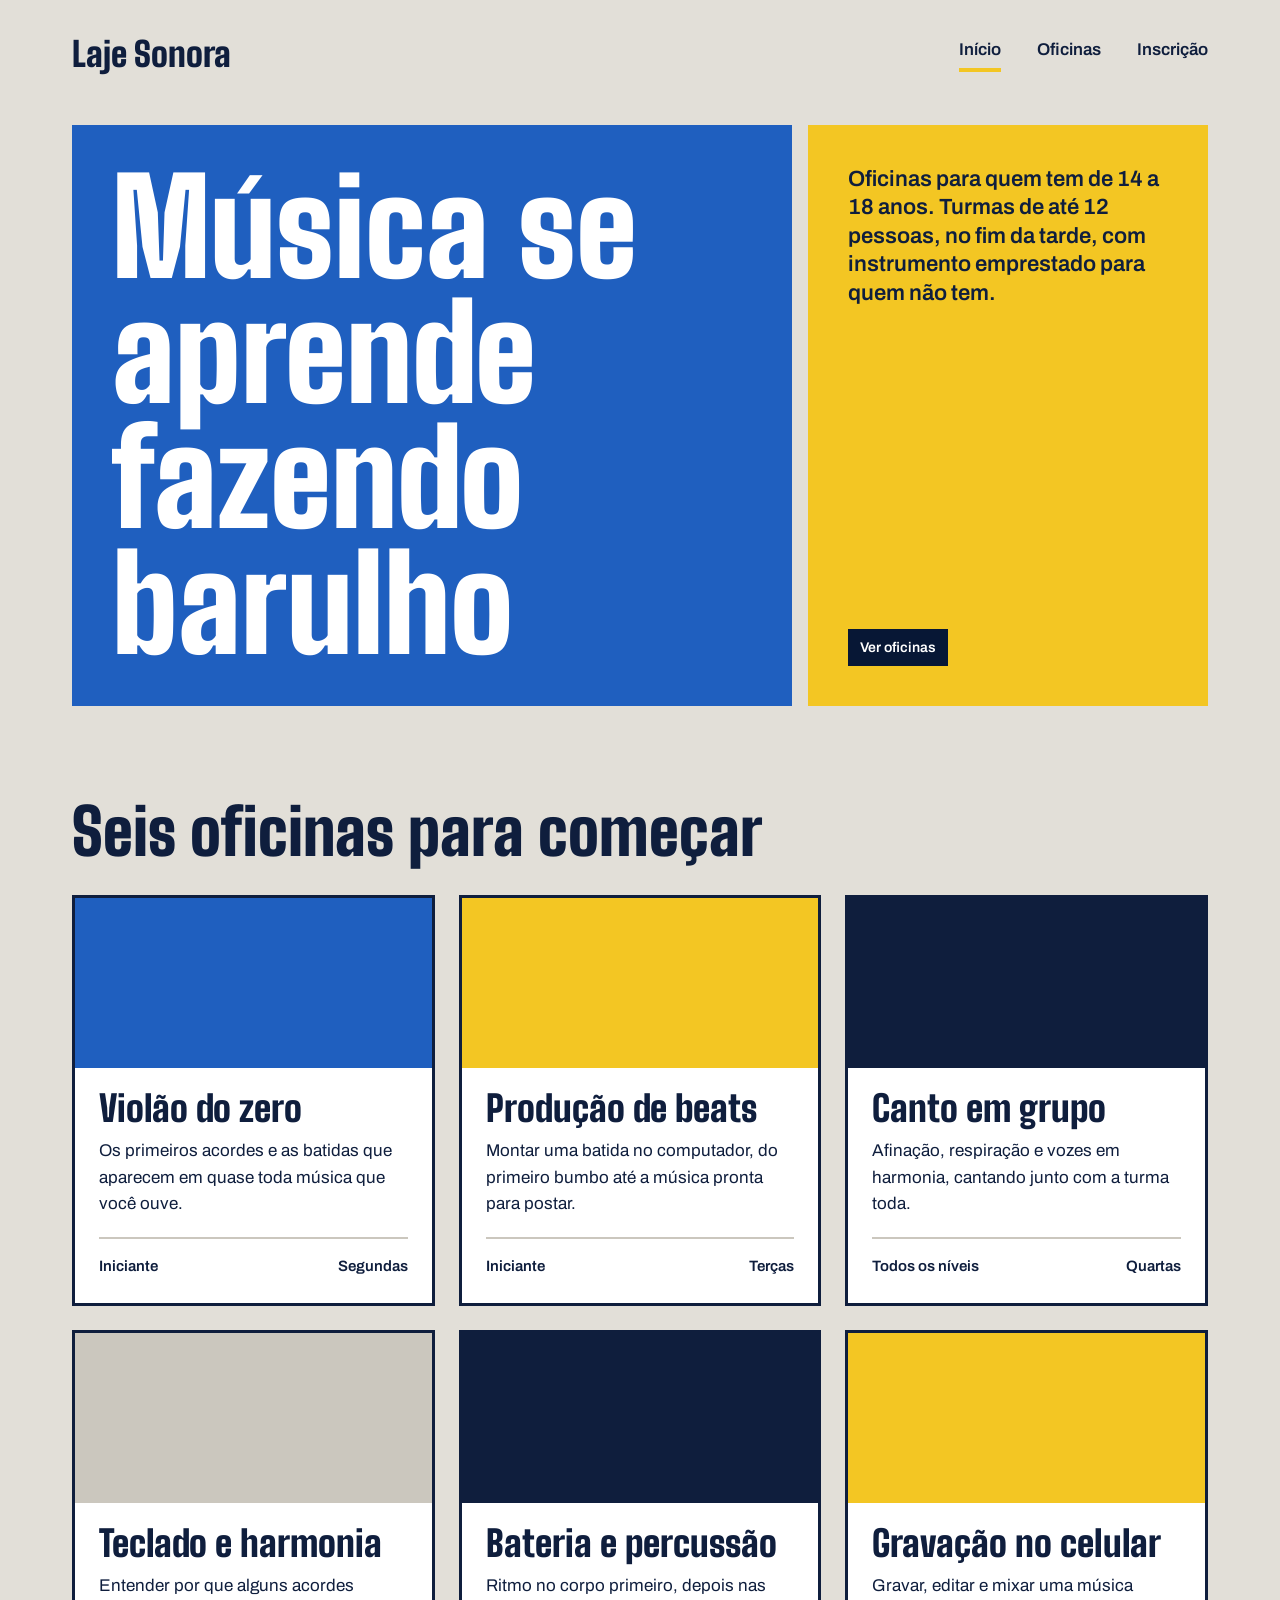
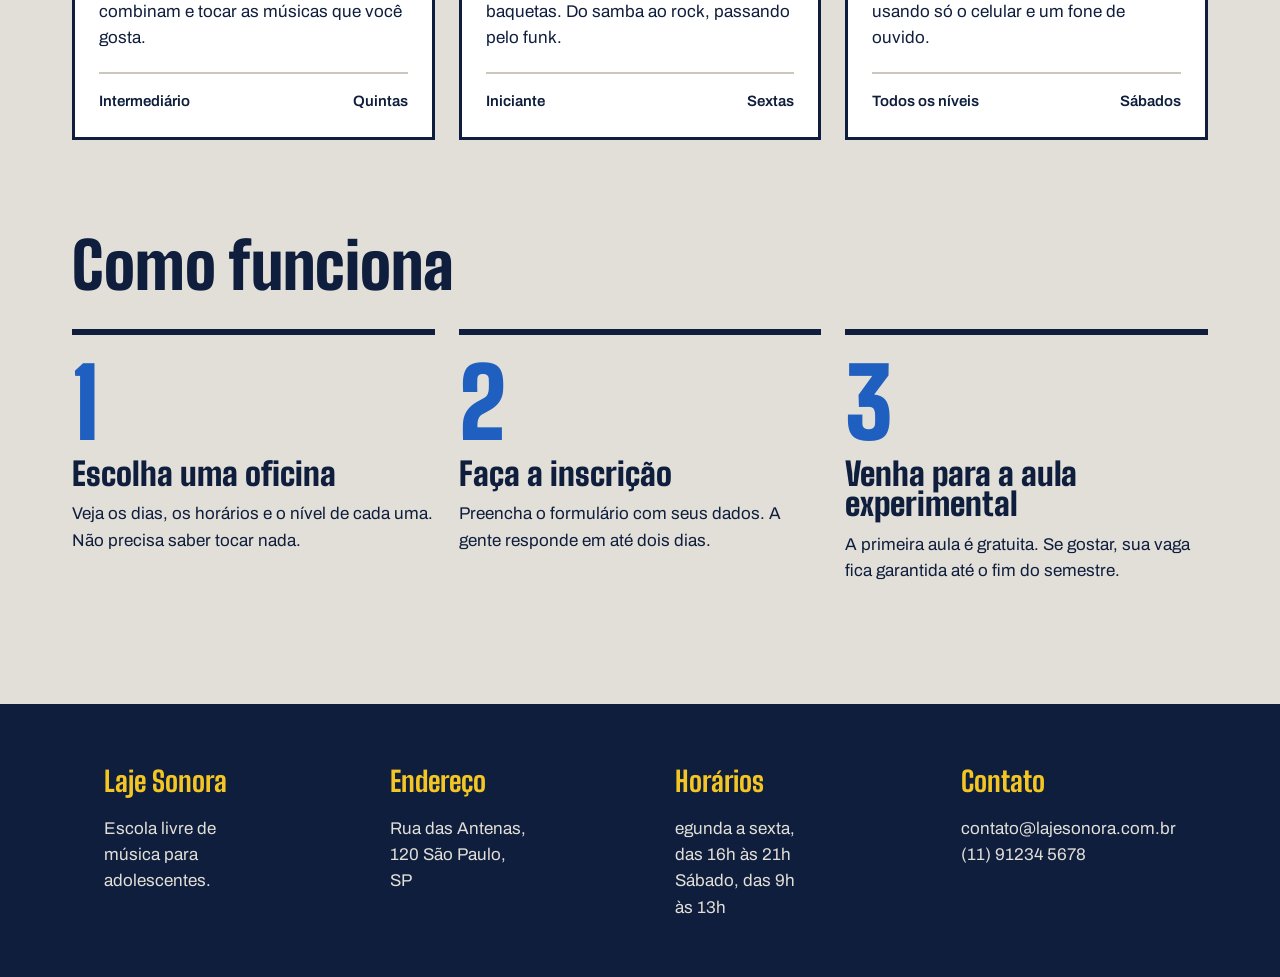
<file: index.html>
<!DOCTYPE html>
<html lang="pt-br">

<head>
    <meta charset="UTF-8">
    <meta name="viewport" content="width=], initial-scale=1.0">
    <title>Laje Sonora</title>
    <link rel="stylesheet" href="index.css">
    <link rel="preconnect" href="https://fonts.googleapis.com">
    <link rel="preconnect" href="https://fonts.gstatic.com" crossorigin>
    <link href="https://fonts.googleapis.com/css2?family=Archivo:ital,wght@0,100..900;1,100..900&display=swap"
        rel="stylesheet">
    <link rel="preconnect" href="https://fonts.googleapis.com">
    <link rel="preconnect" href="https://fonts.gstatic.com" crossorigin>
    <link href="https://fonts.googleapis.com/css2?family=Big+Shoulders:opsz,wght@10..72,100..900&display=swap"
        rel="stylesheet">
</head>

<body>
    <header class="conteudo topo">
        <a href="index.html" class="logo">Laje Sonora</a>
        <nav class="menu">
            <a href="index.html" class="atual">Início</a>
            <a href="oficinas.html">Oficinas</a>
            <a href="inscrição.html">Inscrição</a>
        </nav>
    </header>

    <main>

        <section class="conteudo cartazes">

            <div class="cartaz cartaz-principal">
                <h1>Música se aprende fazendo barulho</h1>
            </div>
            <div class="cartaz cartaz-lateral">
                <p>Oficinas para quem tem de 14 a 18 anos. Turmas de até 12 pessoas, no fim da tarde, com instrumento
                    emprestado para quem não tem.</p>
                <a href="oficinas.html" class="botao">Ver oficinas</a>
            </div>

        </section>


        <section class="conteudo secao">

            <h2 class="titulo-secao"> Seis oficinas para começar</h2>

            <div class="cards">
                <article class="card">
                    <div class="foto foto-azul">

                    </div>
                    <div class="card-texto">
                        <h3>Violão do zero</h3>
                        <p>Os primeiros acordes e as batidas que aparecem em quase toda música que você ouve.</p>
                        <div class="card-info">
                            <span>Iniciante</span>
                            <span>Segundas</span>
                        </div>
                    </div>
                </article>
                <article class="card">
                    <div class=" foto foto-amarela">

                    </div>
                    <div class="card-texto">
                        <h3>Produção de beats</h3>
                        <p>Montar uma batida no computador, do primeiro bumbo até a música pronta para postar.</p>
                        <div class="card-info">
                            <span>Iniciante</span>
                            <span>Terças</span>
                        </div>
                    </div>
                </article>
                <article class="card">
                    <div class=" foto foto-tinta">

                    </div>
                    <div class="card-texto">
                        <h3>Canto em grupo</h3>
                        <p>Afinação, respiração e vozes em harmonia, cantando junto com a turma toda.</p>
                        <div class="card-info">
                            <span>Todos os níveis</span>
                            <span>Quartas</span>
                        </div>
                    </div>
                </article>
                <article class="card">
                    <div class="foto">

                    </div>
                    <div class="card-texto">
                        <h3>Teclado e harmonia</h3>
                        <p>Entender por que alguns acordes combinam e tocar as músicas que você gosta.</p>
                        <div class="card-info">
                            <span>Intermediário</span>
                            <span>Quintas</span>
                        </div>
                    </div>
                </article>
                <article class="card">
                    <div class=" foto foto-tinta">

                    </div>
                    <div class="card-texto">
                        <h3>Bateria e percussão</h3>
                        <p>Ritmo no corpo primeiro, depois nas baquetas. Do samba ao rock, passando pelo funk.</p>
                        <div class="card-info">
                            <span>Iniciante</span>
                            <span>Sextas</span>
                        </div>
                    </div>
                </article>
                <article class="card">
                    <div class="foto foto-amarela">

                    </div>
                    <div class="card-texto">
                        <h3>Gravação no celular</h3>
                        <p>Gravar, editar e mixar uma música usando só o celular e um fone de ouvido.</p>
                        <div class="card-info">
                            <span>Todos os níveis</span>
                            <span>Sábados</span>
                        </div>
                    </div>
                </article>
            </div>
        </section>

        <section class="conteudo secao">

            <h2 class="titulo-secao">Como funciona</h2>

            <div class="passos">

                <div class="passo">
                    <p class="passo-numero">1</p>
                    <h3>Escolha uma oficina</h3>
                    <p>Veja os dias, os horários e o nível de cada uma. Não precisa saber tocar nada.</p>
                </div>

                <div class="passo">
                    <p class="passo-numero">2</p>
                    <h3>Faça a inscrição</h3>
                    <p>Preencha o formulário com seus dados. A gente responde em até dois dias.</p>
                </div>

                <div class="passo">
                    <p class="passo-numero">3</p>
                    <h3>Venha para a aula experimental</h3>
                    <p>A primeira aula é gratuita. Se gostar, sua vaga fica garantida até o fim do semestre.</p>
                </div>
            </div>
        </section>
    </main>

    <footer class="rodape">
        <div class="conteudo rodape-colunas">
            <div class="conteudo rodape-coluna">
                <h4>Laje Sonora</h4>
                <p>Escola livre de música para adolescentes.</p>
            </div>
            <br>
            <div class="conteudo rodape-coluna">
                <h4>Endereço</h4>
                <p>Rua das Antenas, 120
                    São Paulo, SP
                </p>
            </div>
            <br>
            <div class="conteudo rodape-coluna">
                <h4>Horários</h4>
                <p>egunda a sexta, das 16h às 21h
                    Sábado, das 9h às 13h
                </p>
            </div>
            <br>
            <div class="conteudo rodape-coluna">
                <h4>Contato</h4>
                <p>contato@lajesonora.com.br
                    (11) 91234 5678
                </p>
            </div>
        </div>
    </footer>
</body>

</html>
</file>
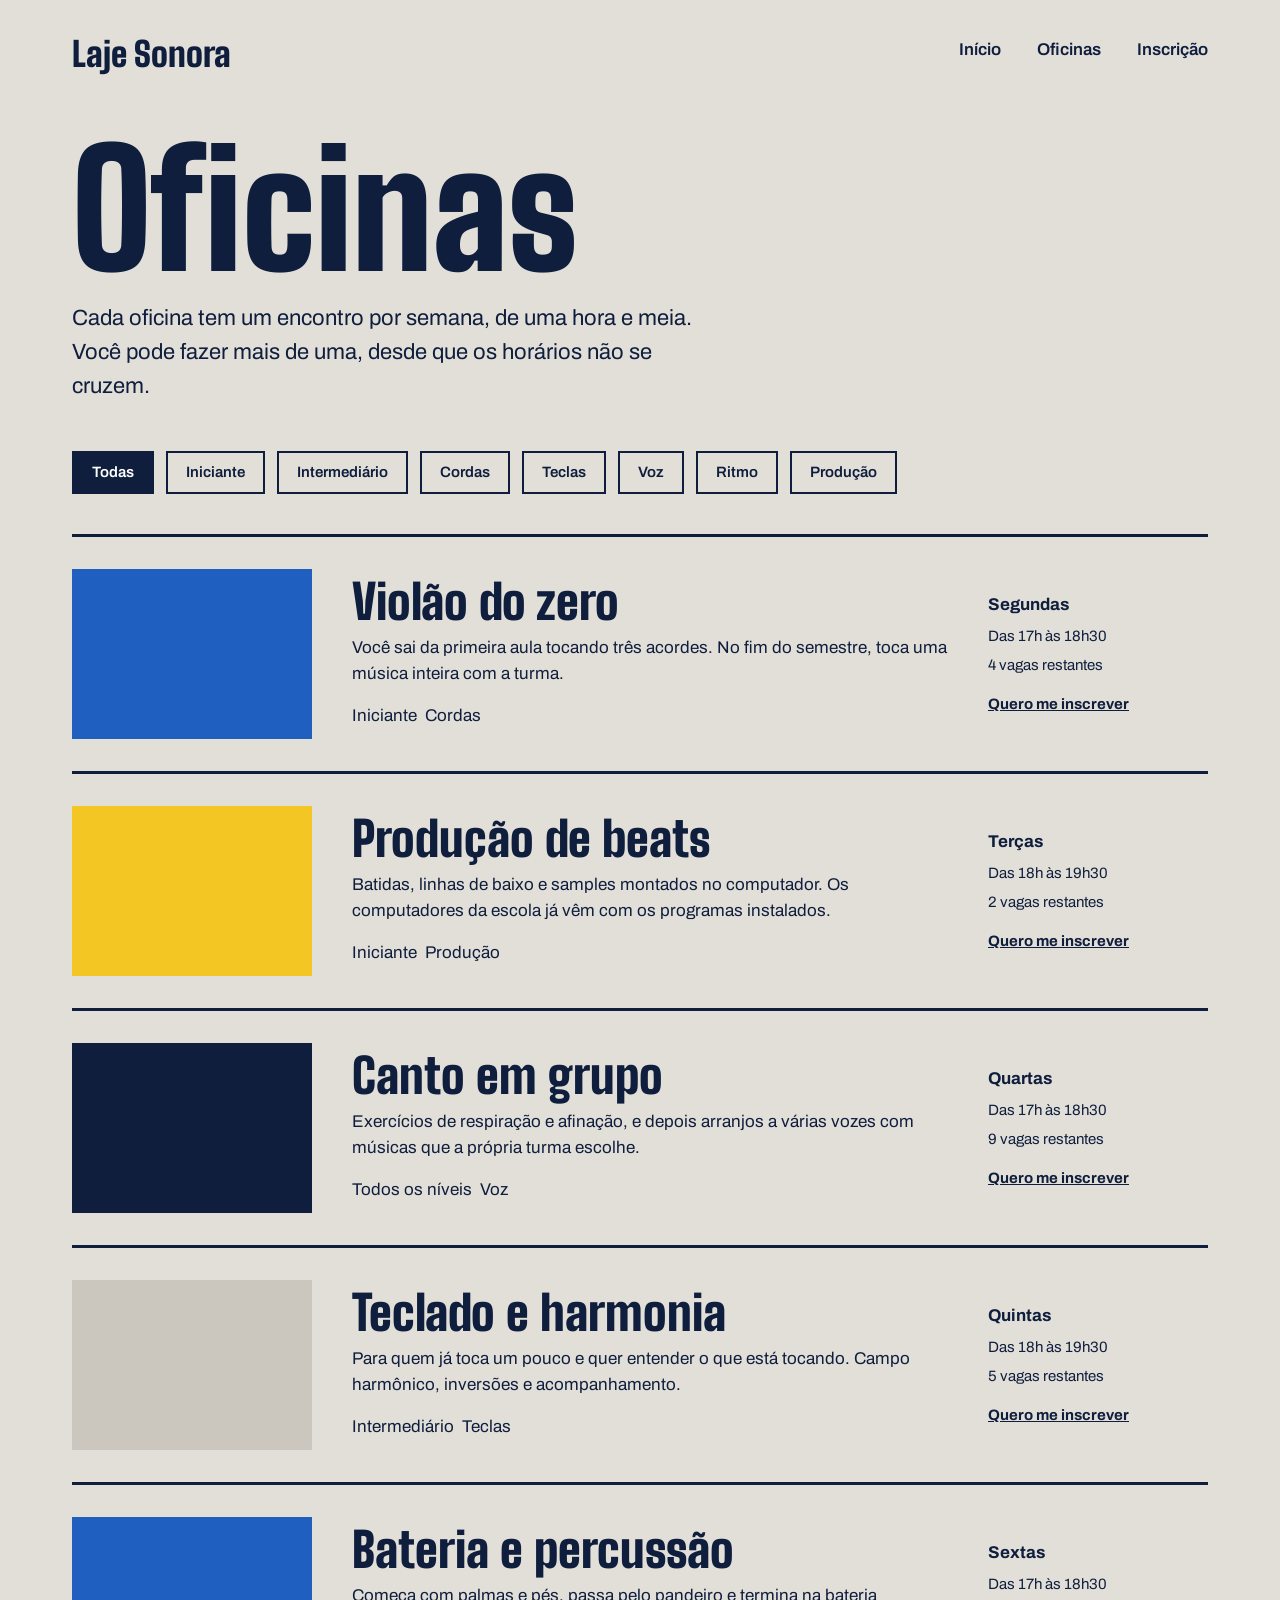
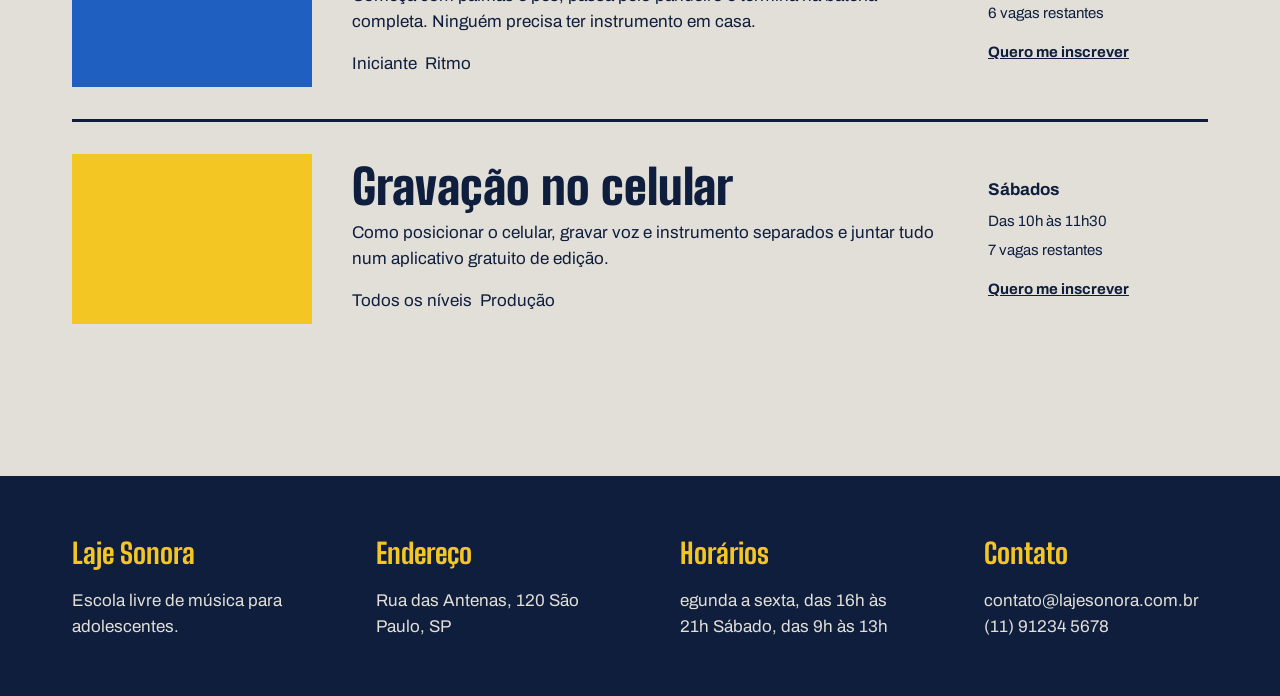
<file: oficinas.html>
<!DOCTYPE html>
<html lang="pt-br">

<head>
    <meta charset="UTF-8">
    <meta name="viewport" content="width=], initial-scale=1.0">
    <title>Laje Sonora | Oficinas</title>
    <link rel="stylesheet" href="oficinas.css">
    <link rel="preconnect" href="https://fonts.googleapis.com">
    <link rel="preconnect" href="https://fonts.gstatic.com" crossorigin>
    <link href="https://fonts.googleapis.com/css2?family=Archivo:ital,wght@0,100..900;1,100..900&display=swap"
        rel="stylesheet">
    <link rel="preconnect" href="https://fonts.googleapis.com">
    <link rel="preconnect" href="https://fonts.gstatic.com" crossorigin>
    <link href="https://fonts.googleapis.com/css2?family=Big+Shoulders:opsz,wght@10..72,100..900&display=swap"
        rel="stylesheet">
</head>

<body>
    <header class="conteudo topo">
        <a href="index.html" class="logo">Laje Sonora</a>
        <nav class="menu">
            <a href="index.html" class="Oficinas">Início</a>
            <a href="oficinas.html">Oficinas</a>
            <a href="inscrição.html">Inscrição</a>
        </nav>
    </header>

    <main class="conteudo">
        <h1 class="titulo-pagina">Oficinas</h1>

        <p class="subtitulo-pagina">Cada oficina tem um encontro por semana, de uma hora e meia. Você pode fazer mais de uma, desde que os horários não se cruzem.  </p>

        <div class="filtros">

            <span class="filtro ativo">Todas</span>
            <span class="filtro">Iniciante</span>
            <span class="filtro">Intermediário</span>
            <span class="filtro">Cordas</span>
            <span class="filtro">Teclas</span>
            <span class="filtro">Voz</span>
            <span class="filtro">Ritmo</span>
            <span class="filtro">Produção</span>

        </div>

        <div class="lista">

            <article class="oficina">

                <div class="foto foto-azul">

                </div>

              <div class="oficina-texto">

                <h2>Violão do zero</h2>

                <p>Você sai da primeira aula tocando três acordes. No fim do semestre, toca uma música inteira com a turma.</p>

                <div class="etiquetas">

                    <span class="etiqueta">Iniciante</span>
                    <span class="etiqueta">Cordas</span>

                </div>
              </div>

              <div class="oficina-detalhes">

                <strong>Segundas</strong>

                <span>Das 17h às 18h30</span>

                <span>4 vagas restantes</span>

                <a href="inscrição.html">Quero me inscrever</a>
              </div>
            </article>

            <article class="oficina">

                <div class="foto foto-amarela">

                </div>

              <div class="oficina-texto">

                <h2>Produção de beats</h2>

                <p>Batidas, linhas de baixo e samples montados no computador. Os computadores da escola já vêm com os programas instalados.</p>

                <div class="etiquetas">

                    <span class="etiqueta">Iniciante</span>
                    <span class="etiqueta">Produção</span>

                </div>
              </div>

              <div class="oficina-detalhes">

                <strong>Terças</strong>

                <span>Das 18h às 19h30</span>

                <span>2 vagas restantes</span>

                <a href="inscrição.html">Quero me inscrever</a>
              </div>
            </article>

            <article class="oficina">

                <div class="foto foto-tinta">

                </div>

              <div class="oficina-texto">

                <h2>Canto em grupo</h2>

                <p>Exercícios de respiração e afinação, e depois arranjos a várias vozes com músicas que a própria turma escolhe.</p>

                <div class="etiquetas">

                    <span class="etiqueta">Todos os níveis</span>
                    <span class="etiqueta">Voz</span>

                </div>
              </div>

              <div class="oficina-detalhes">

                <strong>Quartas</strong>

                <span>Das 17h às 18h30</span>

                <span>9 vagas restantes</span>

                <a href="inscrição.html">Quero me inscrever</a>
              </div>
            </article>

            <article class="oficina">

                <div class="foto">

                </div>

              <div class="oficina-texto">

                <h2>Teclado e harmonia</h2>

                <p>Para quem já toca um pouco e quer entender o que está tocando. Campo harmônico, inversões e acompanhamento.</p>

                <div class="etiquetas">

                    <span class="etiqueta">Intermediário</span>
                    <span class="etiqueta">Teclas</span>

                </div>
              </div>

              <div class="oficina-detalhes">

                <strong>Quintas</strong>

                <span>Das 18h às 19h30</span>

                <span>5 vagas restantes</span>

                <a href="inscrição.html">Quero me inscrever</a>
              </div>
            </article>

            <article class="oficina">

                <div class="foto foto-azul">

                </div>

              <div class="oficina-texto">

                <h2>Bateria e percussão</h2>

                <p>Começa com palmas e pés, passa pelo pandeiro e termina na bateria completa. Ninguém precisa ter instrumento em casa.</p>

                <div class="etiquetas">

                    <span class="etiqueta">Iniciante</span>
                    <span class="etiqueta">Ritmo</span>

                </div>
              </div>

              <div class="oficina-detalhes">

                <strong>Sextas</strong>

                <span>Das 17h às 18h30</span>

                <span>6 vagas restantes</span>

                <a href="inscrição.html">Quero me inscrever</a>
              </div>
            </article>

            <article class="oficina">

                <div class="foto foto-amarela">

                </div>

              <div class="oficina-texto">

                <h2>Gravação no celular</h2>

                <p>Como posicionar o celular, gravar voz e instrumento separados e juntar tudo num aplicativo gratuito de edição.</p>

                <div class="etiquetas">

                    <span class="etiqueta">Todos os níveis</span>
                    <span class="etiqueta">Produção</span>

                </div>
              </div>

              <div class="oficina-detalhes">

                <strong>Sábados</strong>

                <span>Das 10h às 11h30</span>

                <span>7 vagas restantes</span>

                <a href="inscrição.html">Quero me inscrever</a>
              </div>
            </article>
        </div>
    </main>

    <footer class="rodape">
        <div class="conteudo rodape-colunas">
            <div class="rodape-coluna">
                <h4>Laje Sonora</h4>
                <p>Escola livre de música para adolescentes.</p>
            </div>
            <br>
            <div class="rodape-coluna">
                <h4>Endereço</h4>
                <p>Rua das Antenas, 120
                    São Paulo, SP
                </p>
            </div>
            <br>
            <div class="rodape-coluna">
                <h4>Horários</h4>
                <p>egunda a sexta, das 16h às 21h
                    Sábado, das 9h às 13h
                </p>
            </div>
            <br>
            <div class="rodape-coluna">
                <h4>Contato</h4>
                <p>contato@lajesonora.com.br
                    (11) 91234 5678
                </p>
            </div>
        </div>
    </footer>
</body>

</html>
</file>
<file: index.css>
* {
    margin: 0;
    padding: 0;
    box-sizing: border-box;
}

:root {
    --concreto: #E2DFD8;
    --concreto-escuro: #CBC7BE;
    --tinta: #0F1E3D;
    --caixa-dagua: #1F5FBF;
    --fita: #F3C623;
    --branco: #FFFFFF;

    --fonte-cartaz: "Big Shoulders", "Arial Narrow", sans-serif;
    --fonte-texto: "Archivo", Arial, sans-serif;
}

body {
    background: var(--concreto);
    color: var(--tinta);
    font-family: var(--fonte-texto);
    font-size: 17px;
    line-height: 1.55;
}

a {
    color: inherit;
}

h1,
h2,
h3 {
    font-family: var(--fonte-cartaz);
    font-weight: 900;
    line-height: 0.95;
}

.conteudo {
    max-width: 1200px;
    margin-inline: auto;
    padding-inline: 32px;
}

.topo {
    padding-block: 28px;
    display: flex;
    justify-content: space-between;
    align-items: center;
}

.logo {
    font-family: var(--fonte-cartaz);
    font-size: 34px;
    font-weight: 900;
    text-decoration: none;
}

.menu {
    display: flex;
    gap: 36px;
}

.menu a {
    font-weight: 600;
    text-decoration: none;
    padding-bottom: 4px;
    border-bottom: 4px solid transparent;
}

.menu a:hover {
    border-bottom-color: var(--tinta);
}

.menu a.atual {
    border-bottom-color: var(--fita);
}

.cartazes {
    margin-top: 16px;
    display: flex;
    gap: 16px;
}

.cartaz {
    padding: 40px;
}

.cartaz-principal {
    background: var(--caixa-dagua);
    color: var(--branco);
    flex: 2;


    h1 {
        font-size: 132px;
        max-width: 9ch;
    }
}

.cartaz-lateral {
    background: var(--fita);
    flex: 1;
    display: flex;
    flex-direction: column;
    justify-content: space-between;
    gap: 32px;
    align-items: flex-start;

    p {
        font-size: 22px;
        font-weight: 600;
        line-height: 1.3;
    }
}

.botao {
    display: inline-block;
    background-color: #071735;
    color: #FFFFFF;
    text-decoration: none;
    padding: 8px 12px;
    font-size: 14px;
    font-weight: 600;
    border: none;
    cursor: pointer;
}

.botao:hover {
    background: var(--caixa-dagua);
}

.secao {
    margin-top: 96px;
}

.titulo-secao {
    font-size: 64px;
    margin-bottom: 32px;
}

.cards {
    display: flex;
    flex-wrap: wrap;
    gap: 24px;
}

.card {
    background: var(--branco);
    border: 3px solid var(--tinta);
    flex: 1 1 340px;
}

.card .foto {
    height: 170px;
}

.foto {
    background: var(--concreto-escuro);
}

.foto-azul {
    background: var(--caixa-dagua);
}

.foto-amarela {
    background: var(--fita);
}

.foto-tinta {
    background: var(--tinta);
}

.card-texto {
    padding: 24px;
}

.card h3 {
    font-size: 36px;
    margin-bottom: 12px;
}

.card-info {
    margin-top: 20px;
    padding-top: 16px;
    border-top: 2px solid var(--concreto-escuro);
    font-weight: 600;
    font-size: 15px;

    display: flex;
    justify-content: space-between;
}

.passos {
    display: flex;
    gap: 24px;
}

.passo {
    border-top: 6px solid var(--tinta);
    padding-top: 20px;
    flex: 1;
}

.passo-numero {
    font-family: var(--fonte-cartaz);
    font-size: 96px;
    font-weight: 900;
    line-height: 1;
    color: var(--caixa-dagua);
}

.passo h3 {
    font-size: 32px;
    margin-block: 8px 12px;
}

.rodape {
    margin-top: 120px;
    background: var(--tinta);
    color: var(--concreto);
    padding-block: 56px;
}

.rodape-colunas {
    display: flex;
    gap: 40px;
}

.rodape-coluna {
    flex: 1;
}

.rodape h4 {
    font-family: var(--fonte-cartaz);
    font-size: 28px;
    color: var(--fita);
    margin-bottom: 12px;
}
</file>
<file: oficinas.css>
* {
    margin: 0;
    padding: 0;
    box-sizing: border-box;
}

:root {
    --concreto: #E2DFD8;
    --concreto-escuro: #CBC7BE;
    --tinta: #0F1E3D;
    --caixa-dagua: #1F5FBF;
    --fita: #F3C623;
    --branco: #FFFFFF;

    --fonte-cartaz: "Big Shoulders", "Arial Narrow", sans-serif;
    --fonte-texto: "Archivo", Arial, sans-serif;
}

body {
    background: var(--concreto);
    color: var(--tinta);
    font-family: var(--fonte-texto);
    font-size: 17px;
    line-height: 1.55;
}

a {
    color: inherit;
}

h1,
h2,
h3 {
    font-family: var(--fonte-cartaz);
    font-weight: 900;
    line-height: 0.95;
}

.conteudo {
    max-width: 1200px;
    margin-inline: auto;
    padding-inline: 32px;
}

.conteudo {
    max-width: 1200px;
    margin-inline: auto;
    padding-inline: 32px;
}

.topo {
    padding-block: 28px;
    display: flex;
    justify-content: space-between;
    align-items: center;
}

.logo {
    font-family: var(--fonte-cartaz);
    font-size: 34px;
    font-weight: 900;
    text-decoration: none;
}

.menu {
    display: flex;
    gap: 36px;
}

.menu a {
    font-weight: 600;
    text-decoration: none;
    padding-bottom: 4px;
    border-bottom: 4px solid transparent;
}

.menu a:hover {
    border-bottom-color: var(--fita);
}

.menu a.atual {
    border-bottom-color: var(--tinta);
}

.rodape {
    margin-top: 120px;
    background: var(--tinta);
    color: var(--concreto);
    padding-block: 56px;
}

.rodape-colunas {
    display: flex;
    gap: 40px;
}

.rodape-coluna {
    flex: 1;
}

.rodape h4 {
    font-family: var(--fonte-cartaz);
    font-size: 28px;
    color: var(--fita);
    margin-bottom: 12px;
}

.foto {
    background: var(--concreto-escuro);
}

.foto-azul {
    background: var(--caixa-dagua);
}

.foto-amarela {
    background: var(--fita);
}

.foto-tinta {
    background: var(--tinta);
}

.titulo-pagina{
    font-size: 160px;
    margin-top: 24px;
}

.subtitulo-pagina{
    font-size: 22px;
    max-width: 640px;
    margin-top: 16px;
}

.filtros{
    margin-top: 48px;
    display: flex;
    flex-wrap: wrap;
    gap: 12px;
}

.filtro{
    border: 2px solid var(--tinta);
    padding: 8px 18px;
    font-weight: 600;
    font-size: 15px;
}

.filtro.ativo{
    background: var(--tinta);
    color: var(--branco);
}

.lista{
    margin-top: 40px;
}

.oficina{
   padding-block: 32px;
   border-top: 3px solid var(--tinta);
   display: flex;
   align-items: center;
   gap: 40px;
}

.oficina .foto{
    width: 240px;
    height: 170px;
    flex-shrink: 0;
}

.oficina-texto{
    flex: 1;
}

.oficina h2{
    font-size: 48px;
    margin-bottom: 10px;
}

.etiquetas{
    margin-top: 16px;
    display: flex;
    gap: 8px;
}

.etqueta{
    background: var(--branco);
    padding-block: 4px;
    padding-inline: 12px;
    font-size: 14px;
    font-weight: 600;
}

.oficina-detalhes{
    width: 220px;
    font-size: 15px;
    display: flex;
    flex-direction: column;
    gap: 6px;
}

.oficina-detalhes strong{
    font-size: 17px;
}

.oficina-detalhes a{
    margin-top: 10px;
    font-weight: 700;
}
</file>
